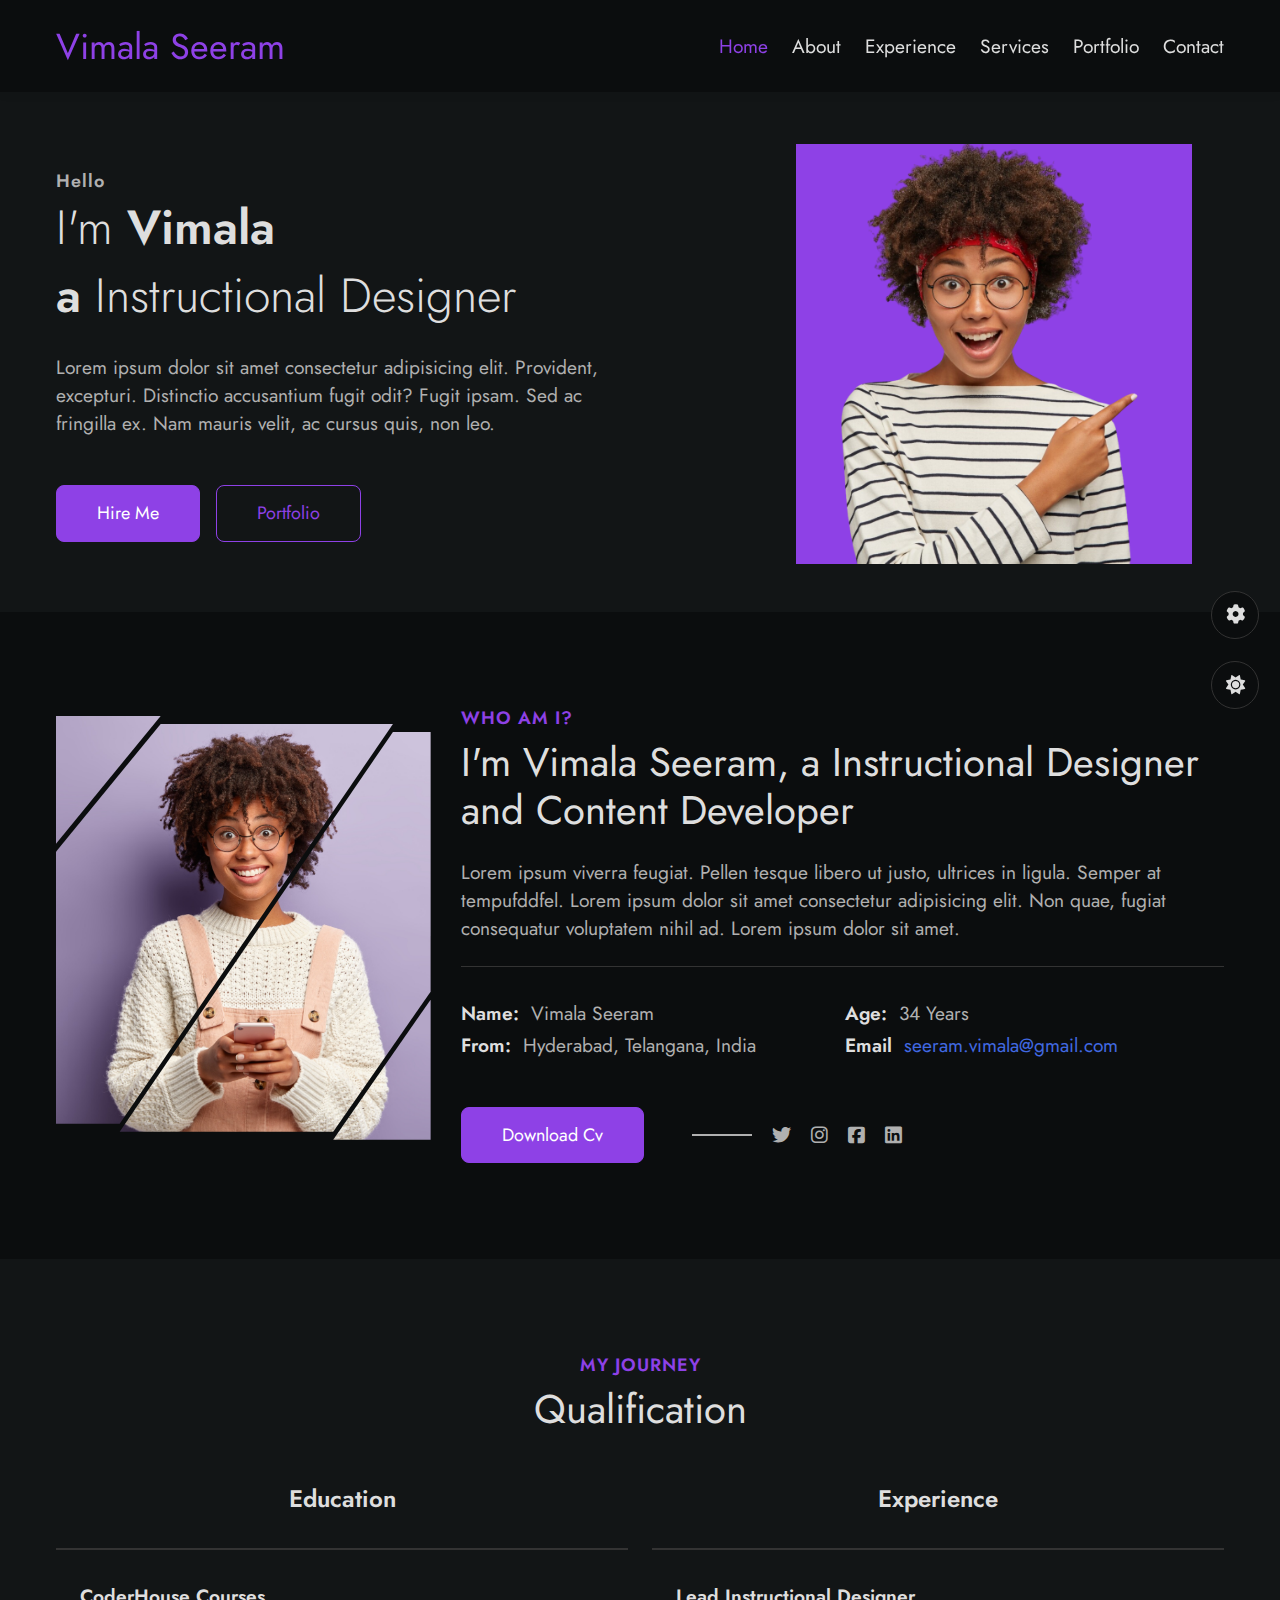
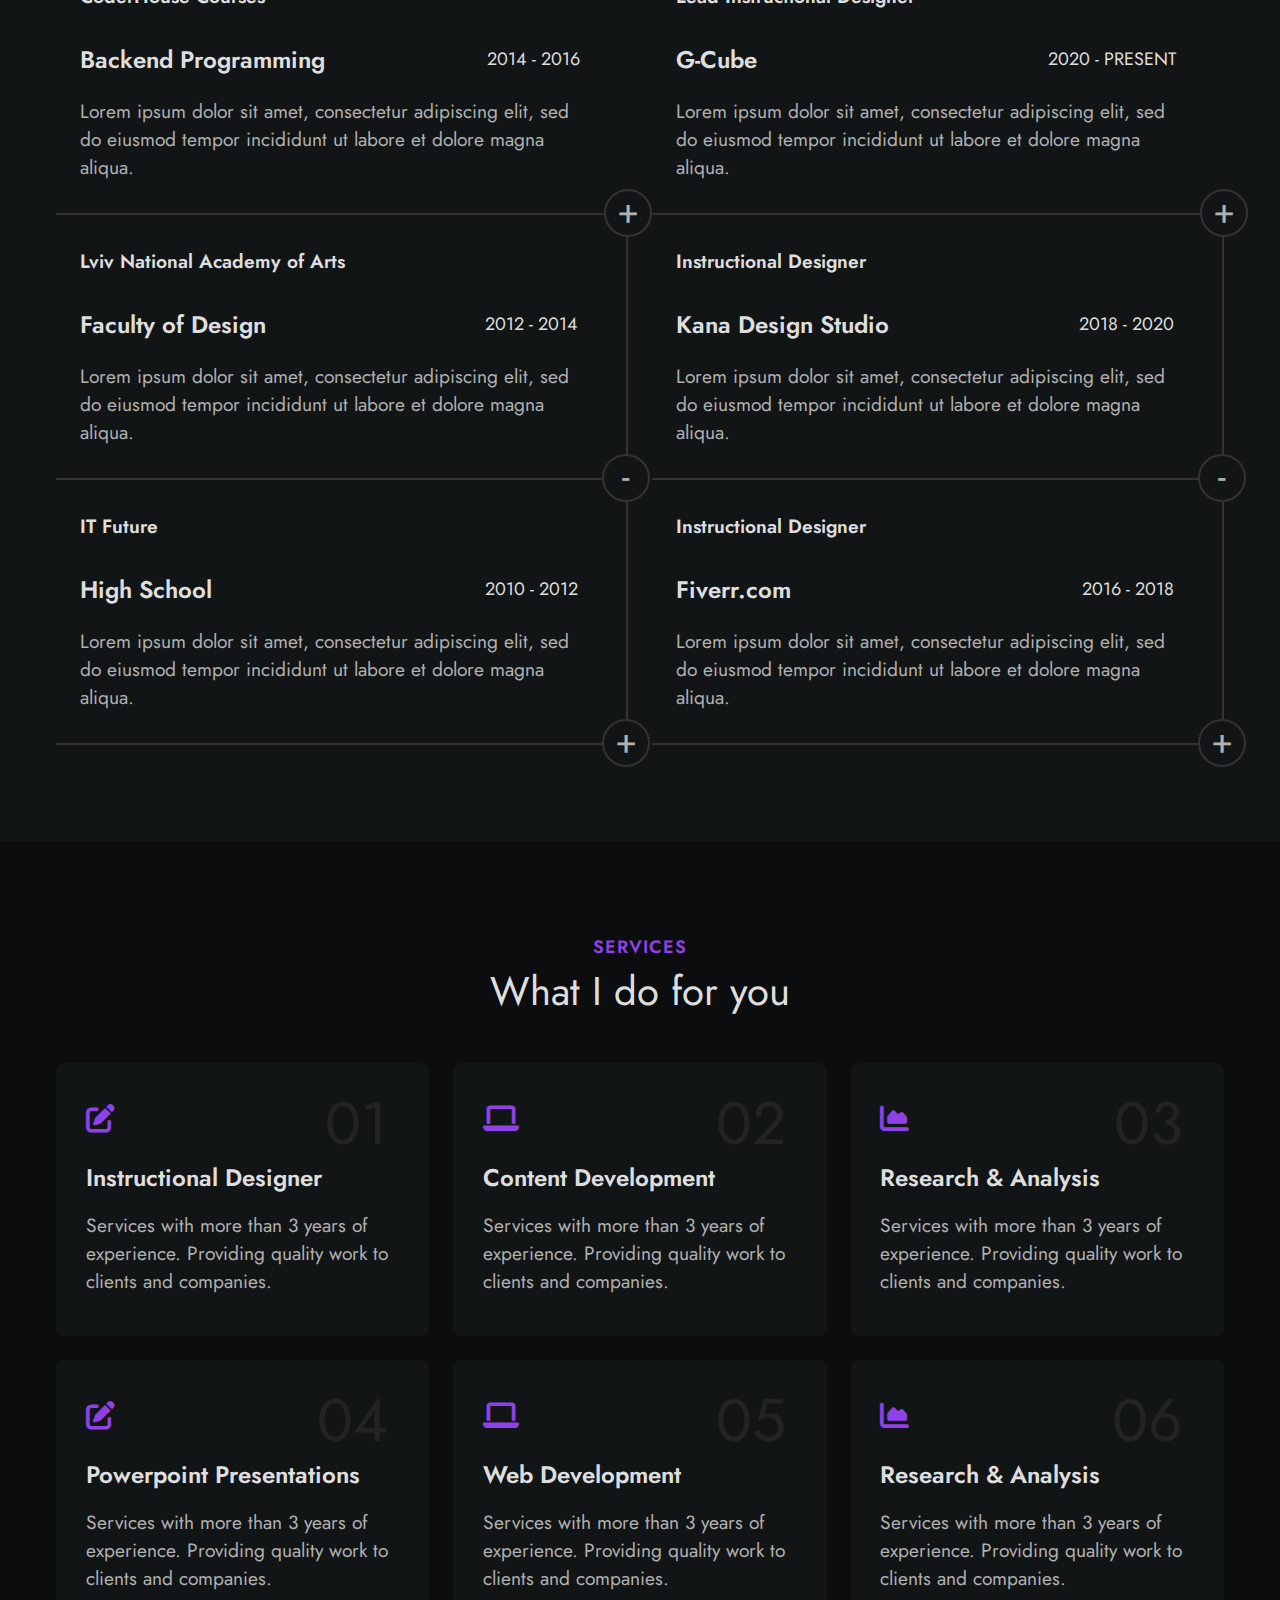
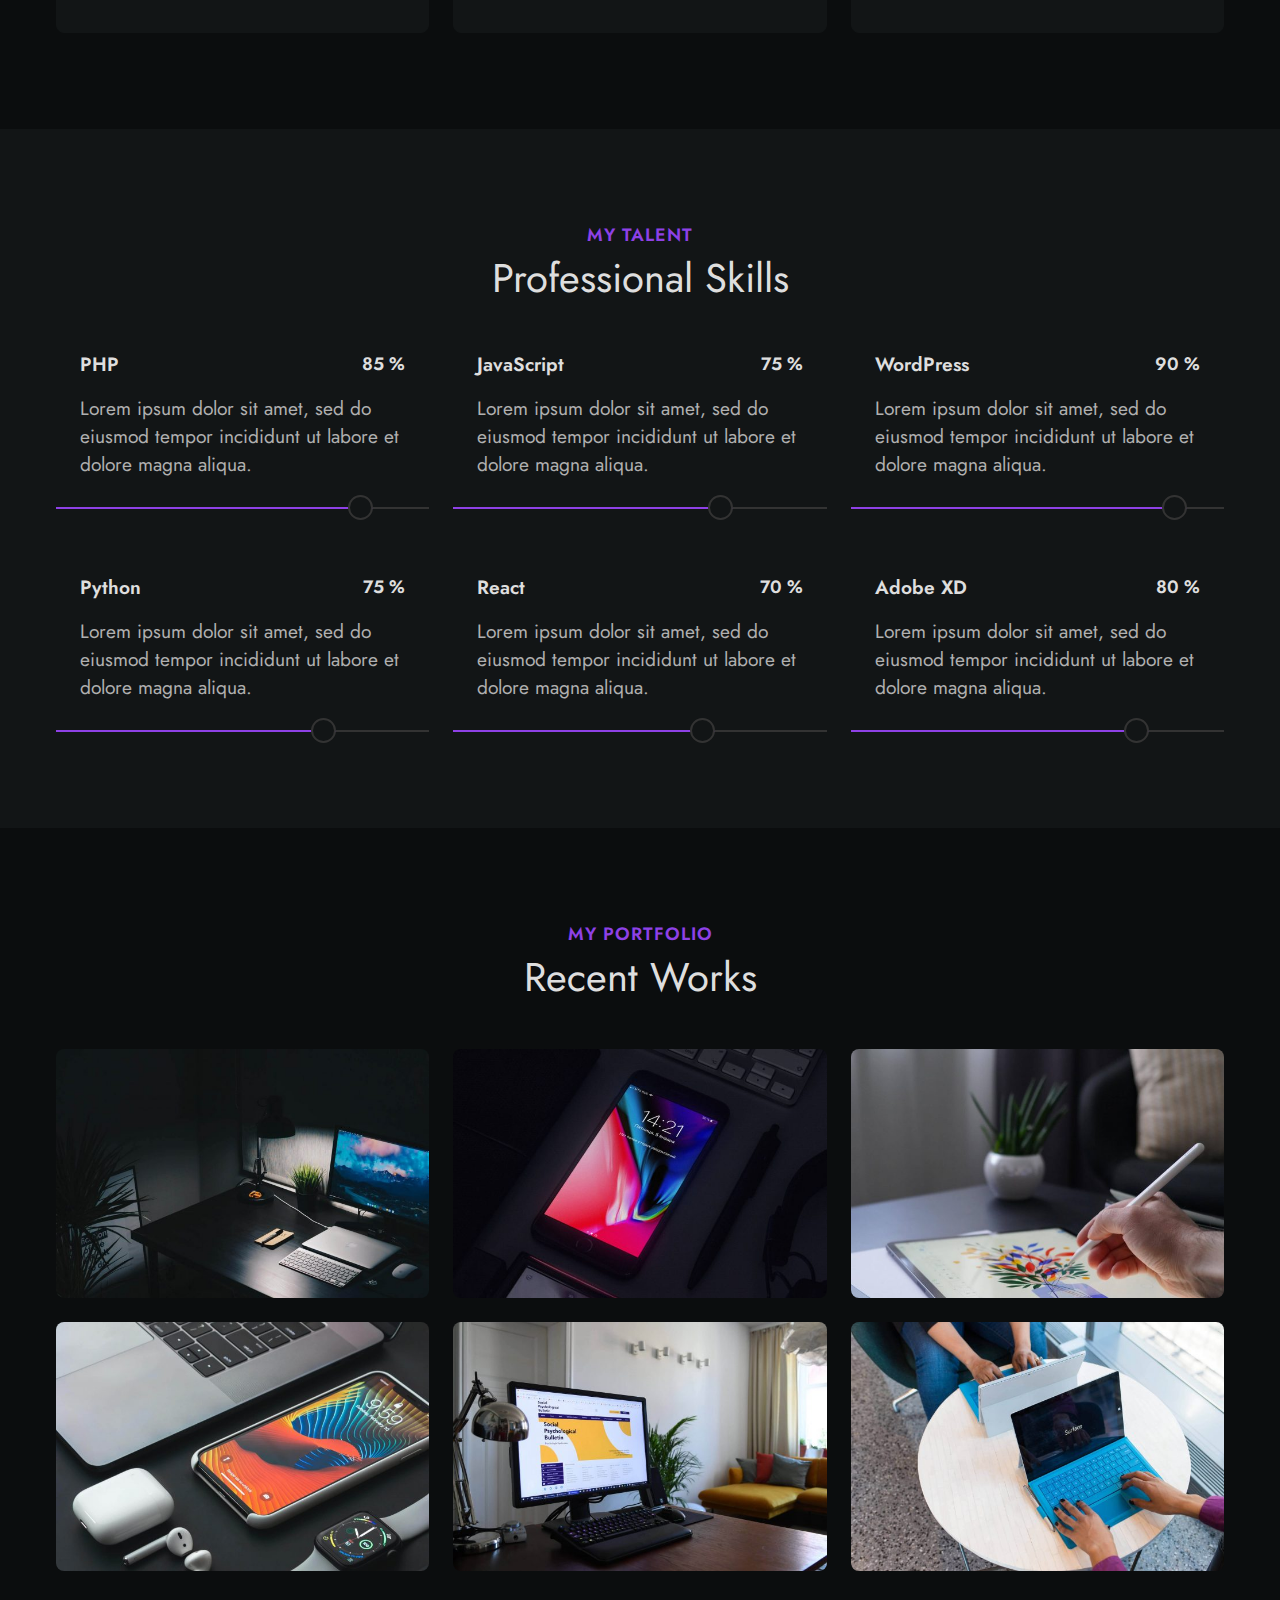
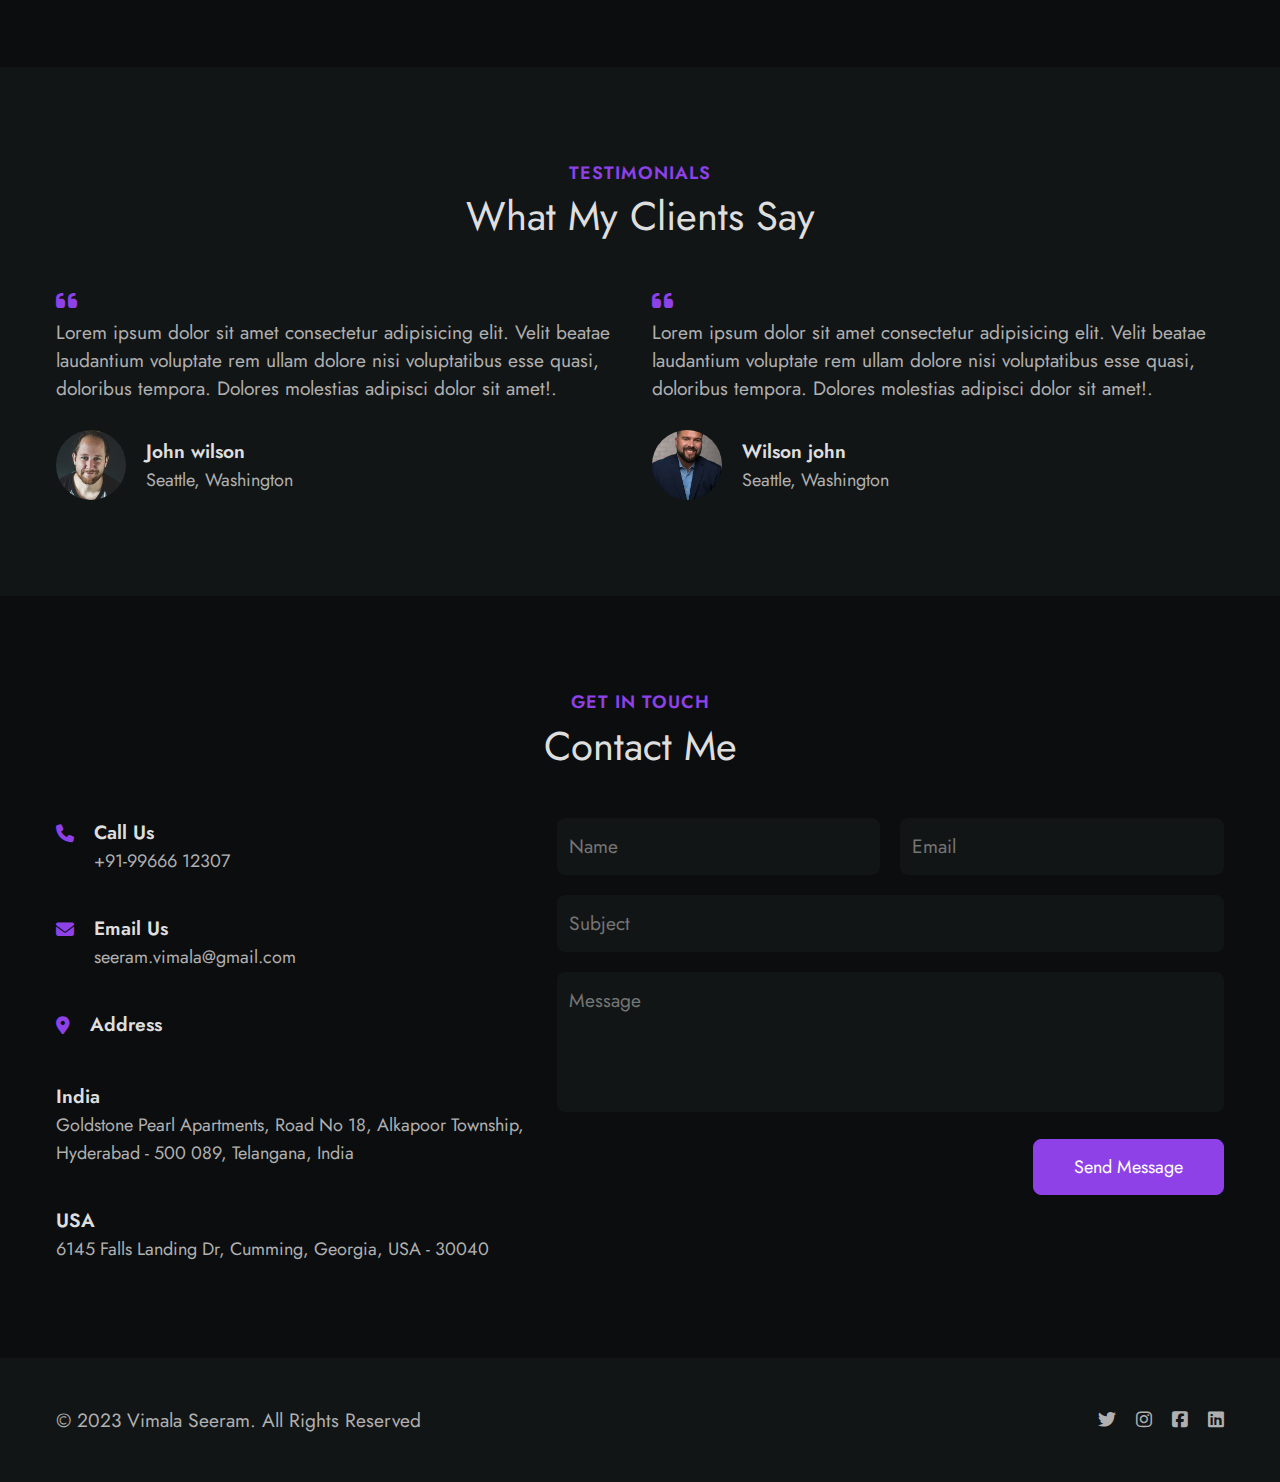
<file: index.html>
<!DOCTYPE html>
<html lang="en">
  <head>
    <meta charset="UTF-8" />
    <meta name="viewport" content="width=device-width, initial-scale=1.0" />

    <!--=============== FONT AWESOME ===============-->
    <link
      rel="stylesheet"
      href="https://cdnjs.cloudflare.com/ajax/libs/font-awesome/6.4.0/css/all.min.css"
    />

    <!--=============== CSS ===============-->
    <link rel="stylesheet" href="assets/css/styles.css" />

    <title>Vimala Seeram</title>
  </head>
  <body>
    <!--==================== STYLE SWITCHER ====================-->
    <input type="radio" name="color" id="color-1" />
    <input type="radio" name="color" id="color-2" />
    <input type="radio" name="color" id="color-3" />
    <input type="radio" name="color" id="color-4" />
    <input type="radio" name="color" id="color-5" />
    <input type="radio" name="color" id="color-6" />
    <input type="radio" name="color" id="color-7" />
    <input type="radio" name="color" id="color-8" />
    <input type="radio" name="color" id="color-9" />
    <input type="radio" name="color" id="color-10" />
    <input type="checkbox" id="toggler" />
    <input type="checkbox" id="day-night" />

    <div class="style__switcher">
      <label for="toggler" class="style__switcher-toggler">
        <i class="fa-solid fa-gear fa-spin"></i>
      </label>

      <label for="day-night" class="style__switcher-theme">
       <i class="fa-solid fa-moon"></i>
        <i class="fa-solid fa-sun"></i>
      </label>

      <h3 class="style__switcher-title">Theme Colors</h3>

      <div class="style__switcher-colors">
        <label for="color-1" class="color-1 color"></label>
        <label for="color-2" class="color-2 color"></label>
        <label for="color-3" class="color-3 color"></label>
        <label for="color-4" class="color-4 color"></label>
        <label for="color-5" class="color-5 color"></label>
        <label for="color-6" class="color-6 color"></label>
        <label for="color-7" class="color-7 color"></label>
        <label for="color-8" class="color-8 color"></label>
        <label for="color-9" class="color-9 color"></label>
        <label for="color-10" class="color-10 color"></label>
      </div>
    </div>

    <!--==================== HEADER ====================-->
    <header class="header">
      <nav class="nav container">
        <a href="index.html" class="nav__logo">Vimala Seeram</a>

        <input type="checkbox" id="nav-toggler" />

        <label for="nav-toggler" class="nav__toggle">
          <i class="fa-solid fa-bars"></i>
        </label>

        <ul class="nav__list">
          <li class="nav__item">
            <a href="#home" class="nav__link active-link">Home</a>
          </li>

          <li class="nav__item">
            <a href="#about" class="nav__link">About</a>
          </li>

          <li class="nav__item">
            <a href="#qualification" class="nav__link">Experience</a>
          </li>

          <li class="nav__item">
            <a href="#services" class="nav__link">Services</a>
          </li>

          <li class="nav__item">
            <a href="#works" class="nav__link">Portfolio</a>
          </li>

          <li class="nav__item">
            <a href="#contact" class="nav__link">Contact</a>
          </li>
        </ul>
      </nav>
    </header>

    <!--==================== MAIN ====================-->
    <main class="main">
      <!--==================== HOME ====================-->
      <section class="home" id="home">
        <div class="home__container container grid">
          <div class="home__content">
            <span class="home__small">Hello</span>
            <h1 class="home__title">
              <span>I'm</span> Vimala <br />
              a <span>Instructional Designer</span>
            </h1>

            <p class="home__description">
              Lorem ipsum dolor sit amet consectetur adipisicing elit.
              Provident, excepturi. Distinctio accusantium fugit odit? Fugit
              ipsam. Sed ac fringilla ex. Nam mauris velit, ac cursus quis, non
              leo.
            </p>

            <div class="home__btns">
              <a href="#contact" class="btn">Hire Me</a>
              <a href="#portfolio" class="btn btn--transparent">Portfolio</a>
            </div>
          </div>

          <div class="home__img-wrapper">
            <img src="assets/img/profile.png" alt="" class="home__img" />
          </div>
        </div>
      </section>

      <!--==================== ABOUT ====================-->
      <section class="about section" id="about">
        <div class="about__container container grid">
          <div class="about__img-wrapper">
            <img src="assets/img/about.png" alt="" class="about__img" />
            <img src="assets/img/about.png" alt="" class="about__img" />
            <img src="assets/img/about.png" alt="" class="about__img" />
            <img src="assets/img/about.png" alt="" class="about__img" />
          </div>

          <div class="about__content">
            <h2 class="section__title" data-title="Who am i?">
              I'm Vimala Seeram, a Instructional Designer and Content Developer
            </h2>

            <p class="about__description">
              Lorem ipsum viverra feugiat. Pellen tesque libero ut justo,
              ultrices in ligula. Semper at tempufddfel. Lorem ipsum dolor sit
              amet consectetur adipisicing elit. Non quae, fugiat consequatur
              voluptatem nihil ad. Lorem ipsum dolor sit amet.
            </p>

            <ul class="about__data grid">
              <li class="data__item">
                <h3 class="data__title">Name:</h3>
                <span class="data__description">Vimala Seeram</span>
              </li>

              <li class="data__item">
                <h3 class="data__title">Age:</h3>
                <span class="data__description">34 Years</span>
              </li>

              <li class="data__item">
                <h3 class="data__title">From:</h3>
                <span class="data__description">Hyderabad, Telangana, India</span>
              </li>

              <li class="data__item">
                <h3 class="data__title">Email</h3>
                <span class="data__description about__link"
                  >seeram.vimala@gmail.com</span
                >
              </li>
            </ul>

            <div class="about__bottom">
              <a href="" class="btn">Download Cv</a>

              <div class="about__social-links">
                <a href="" class="about__social-link">
                  <i class="fa-brands fa-twitter"></i>
                </a>

                <a href="" class="about__social-link">
                  <i class="fa-brands fa-instagram"></i>
                </a>

                <a href="" class="about__social-link">
                  <i class="fa-brands fa-square-facebook"></i>
                </a>

                <a href="https://www.linkedin.com/in/vimala-seeram/" class="about__social-link">
                  <i class="fa-brands fa-linkedin"></i>
                </a>
              </div>
            </div>
          </div>
        </div>
      </section>

      <!--==================== QUALIFICATION ====================-->
      <section class="qualification section" id="qualification">
        <h2 class="section__title title-center" data-title="My Journey">
          Qualification
        </h2>

        <div class="resume__container container grid">
          <div class="resume__group">
            <h3 class="resume__heading">Education</h3>

            <div class="resume__items">
              <div class="resume__item">
                <div class="resume__header">
                  <h3 class="resume__subtitle">CoderHouse Courses</h3>
                  <span class="resume__icon">+</span>
                </div>

                <div class="resume__content">
                  <div class="resume__date-title">
                    <h3 class="resume__title">Backend Programming</h3>
                    <span class="resume__date">2014 - 2016</span>
                  </div>

                  <p class="resume__description">
                    Lorem ipsum dolor sit amet, consectetur adipiscing elit, sed
                    do eiusmod tempor incididunt ut labore et dolore magna
                    aliqua.
                  </p>
                </div>
              </div>

              <div class="resume__item">
                <div class="resume__header">
                  <h3 class="resume__subtitle">
                    Lviv National Academy of Arts
                  </h3>
                  <span class="resume__icon">-</span>
                </div>

                <div class="resume__content">
                  <div class="resume__date-title">
                    <h3 class="resume__title">Faculty of Design</h3>
                    <span class="resume__date">2012 - 2014</span>
                  </div>

                  <p class="resume__description">
                    Lorem ipsum dolor sit amet, consectetur adipiscing elit, sed
                    do eiusmod tempor incididunt ut labore et dolore magna
                    aliqua.
                  </p>
                </div>
              </div>

              <div class="resume__item">
                <div class="resume__header">
                  <h3 class="resume__subtitle">IT Future</h3>
                  <span class="resume__icon">+</span>
                </div>

                <div class="resume__content">
                  <div class="resume__date-title">
                    <h3 class="resume__title">High School</h3>
                    <span class="resume__date">2010 - 2012</span>
                  </div>

                  <p class="resume__description">
                    Lorem ipsum dolor sit amet, consectetur adipiscing elit, sed
                    do eiusmod tempor incididunt ut labore et dolore magna
                    aliqua.
                  </p>
                </div>
              </div>
            </div>
          </div>

          <div class="resume__group">
            <h3 class="resume__heading">Experience</h3>

            <div class="resume__items">
              <div class="resume__item">
                <div class="resume__header">
                  <h3 class="resume__subtitle">Lead Instructional Designer</h3>
                  <span class="resume__icon">+</span>
                </div>

                <div class="resume__content">
                  <div class="resume__date-title">
                    <h3 class="resume__title">G-Cube</h3>
                    <span class="resume__date">2020 - PRESENT</span>
                  </div>

                  <p class="resume__description">
                    Lorem ipsum dolor sit amet, consectetur adipiscing elit, sed
                    do eiusmod tempor incididunt ut labore et dolore magna
                    aliqua.
                  </p>
                </div>
              </div>

              <div class="resume__item">
                <div class="resume__header">
                  <h3 class="resume__subtitle">Instructional Designer</h3>
                  <span class="resume__icon">-</span>
                </div>

                <div class="resume__content">
                  <div class="resume__date-title">
                    <h3 class="resume__title">Kana Design Studio</h3>
                    <span class="resume__date">2018 - 2020</span>
                  </div>

                  <p class="resume__description">
                    Lorem ipsum dolor sit amet, consectetur adipiscing elit, sed
                    do eiusmod tempor incididunt ut labore et dolore magna
                    aliqua.
                  </p>
                </div>
              </div>

              <div class="resume__item">
                <div class="resume__header">
                  <h3 class="resume__subtitle">Instructional Designer</h3>
                  <span class="resume__icon">+</span>
                </div>

                <div class="resume__content">
                  <div class="resume__date-title">
                    <h3 class="resume__title">Fiverr.com</h3>
                    <span class="resume__date">2016 - 2018</span>
                  </div>

                  <p class="resume__description">
                    Lorem ipsum dolor sit amet, consectetur adipiscing elit, sed
                    do eiusmod tempor incididunt ut labore et dolore magna
                    aliqua.
                  </p>
                </div>
              </div>
            </div>
          </div>
        </div>
      </section>

      <!--==================== SERVICES ====================-->
      <section class="services section" id="services">
        <h2 class="section__title title-center" data-title="Services">
          What I do for you
        </h2>

        <div class="services__container container grid">
          <div class="services__item">
            <i class="fa-solid fa-pen-to-square services__icon"></i>

            <h3 class="services__title">Instructional Designer</h3>
            <p class="services__description">
              Services with more than 3 years of experience. Providing quality
              work to clients and companies.
            </p>

            <span class="services__no">01</span>
          </div>

          <div class="services__item">
            <i class="fa-solid fa-laptop services__icon"></i>

            <h3 class="services__title">Content Development</h3>
            <p class="services__description">
              Services with more than 3 years of experience. Providing quality
              work to clients and companies.
            </p>

            <span class="services__no">02</span>
          </div>

          <div class="services__item">
            <i class="fa-solid fa-chart-area services__icon"></i>

            <h3 class="services__title">Research & Analysis</h3>
            <p class="services__description">
              Services with more than 3 years of experience. Providing quality
              work to clients and companies.
            </p>

            <span class="services__no">03</span>
          </div>

          <div class="services__item">
            <i class="fa-solid fa-pen-to-square services__icon"></i>

            <h3 class="services__title">Powerpoint Presentations</h3>
            <p class="services__description">
              Services with more than 3 years of experience. Providing quality
              work to clients and companies.
            </p>

            <span class="services__no">04</span>
          </div>

          <div class="services__item">
            <i class="fa-solid fa-laptop services__icon"></i>

            <h3 class="services__title">Web Development</h3>
            <p class="services__description">
              Services with more than 3 years of experience. Providing quality
              work to clients and companies.
            </p>

            <span class="services__no">05</span>
          </div>

          <div class="services__item">
            <i class="fa-solid fa-chart-area services__icon"></i>

            <h3 class="services__title">Research & Analysis</h3>
            <p class="services__description">
              Services with more than 3 years of experience. Providing quality
              work to clients and companies.
            </p>

            <span class="services__no">06</span>
          </div>
        </div>
      </section>

      <!--==================== SKILLS ====================-->
      <section class="skills section">
        <h2 class="section__title title-center" data-title="My Talent">
          Professional Skills
        </h2>

        <div class="skills__container container grid">
          <div class="skills__item">
            <div class="skills__titles">
              <h3 class="skills__name">PHP</h3>
              <span class="skills__no">85 %</span>
            </div>

            <p class="skills__description">
              Lorem ipsum dolor sit amet, sed do eiusmod tempor incididunt ut
              labore et dolore magna aliqua.
            </p>

            <div class="skills__bar">
              <div class="skills__percentage" style="width: 85%">
                <span></span>
              </div>
            </div>
          </div>

          <div class="skills__item">
            <div class="skills__titles">
              <h3 class="skills__name">JavaScript</h3>
              <span class="skills__no">75 %</span>
            </div>

            <p class="skills__description">
              Lorem ipsum dolor sit amet, sed do eiusmod tempor incididunt ut
              labore et dolore magna aliqua.
            </p>

            <div class="skills__bar">
              <div class="skills__percentage" style="width: 75%">
                <span></span>
              </div>
            </div>
          </div>

          <div class="skills__item">
            <div class="skills__titles">
              <h3 class="skills__name">WordPress</h3>
              <span class="skills__no">90 %</span>
            </div>

            <p class="skills__description">
              Lorem ipsum dolor sit amet, sed do eiusmod tempor incididunt ut
              labore et dolore magna aliqua.
            </p>

            <div class="skills__bar">
              <div class="skills__percentage" style="width: 90%">
                <span></span>
              </div>
            </div>
          </div>

          <div class="skills__item">
            <div class="skills__titles">
              <h3 class="skills__name">Python</h3>
              <span class="skills__no">75 %</span>
            </div>

            <p class="skills__description">
              Lorem ipsum dolor sit amet, sed do eiusmod tempor incididunt ut
              labore et dolore magna aliqua.
            </p>

            <div class="skills__bar">
              <div class="skills__percentage" style="width: 75%">
                <span></span>
              </div>
            </div>
          </div>

          <div class="skills__item">
            <div class="skills__titles">
              <h3 class="skills__name">React</h3>
              <span class="skills__no">70 %</span>
            </div>

            <p class="skills__description">
              Lorem ipsum dolor sit amet, sed do eiusmod tempor incididunt ut
              labore et dolore magna aliqua.
            </p>

            <div class="skills__bar">
              <div class="skills__percentage" style="width: 70%">
                <span></span>
              </div>
            </div>
          </div>

          <div class="skills__item">
            <div class="skills__titles">
              <h3 class="skills__name">Adobe XD</h3>
              <span class="skills__no">80 %</span>
            </div>

            <p class="skills__description">
              Lorem ipsum dolor sit amet, sed do eiusmod tempor incididunt ut
              labore et dolore magna aliqua.
            </p>

            <div class="skills__bar">
              <div class="skills__percentage" style="width: 80%">
                <span></span>
              </div>
            </div>
          </div>
        </div>
      </section>

      <!--==================== PORTFOLIO ====================-->
      <section class="works section" id="works">
        <h2 class="section__title title-center" data-title="My Portfolio">
          Recent Works
        </h2>

        <div class="work__container container grid">
          <div class="work__card">
            <img src="assets/img/project-img-1.jpg" alt="" class="work__img" />

            <div class="work__details">
              <h3 class="work__title">Web design</h3>
              <span class="work__description">This is a short description</span>
            </div>
          </div>

          <div class="work__card">
            <img src="assets/img/project-img-2.jpg" alt="" class="work__img" />

            <div class="work__details">
              <h3 class="work__title">Android App</h3>
              <span class="work__description">This is a short description</span>
            </div>
          </div>

          <div class="work__card">
            <img src="assets/img/project-img-3.jpg" alt="" class="work__img" />

            <div class="work__details">
              <h3 class="work__title">PhotoShop</h3>
              <span class="work__description">This is a short description</span>
            </div>
          </div>

          <div class="work__card">
            <img src="assets/img/project-img-4.jpg" alt="" class="work__img" />

            <div class="work__details">
              <h3 class="work__title">UI/UX design</h3>
              <span class="work__description">This is a short description</span>
            </div>
          </div>

          <div class="work__card">
            <img src="assets/img/project-img-5.jpg" alt="" class="work__img" />

            <div class="work__details">
              <h3 class="work__title">Web design</h3>
              <span class="work__description">This is a short description</span>
            </div>
          </div>

          <div class="work__card">
            <img src="assets/img/project-img-6.jpg" alt="" class="work__img" />

            <div class="work__details">
              <h3 class="work__title">Web design</h3>
              <span class="work__description">This is a short description</span>
            </div>
          </div>
        </div>
      </section>

      <!--==================== TESTIMONIALS ====================-->
      <section class="testimonials section">
        <h2 class="section__title title-center" data-title="Testimonials">
          What My Clients Say
        </h2>

        <div class="testimonials__container container grid">
          <div class="testimonials__item">
            <p class="testimonials__description">
              Lorem ipsum dolor sit amet consectetur adipisicing elit. Velit
              beatae laudantium voluptate rem ullam dolore nisi voluptatibus
              esse quasi, doloribus tempora. Dolores molestias adipisci dolor
              sit amet!.
            </p>

            <div class="testimonials__data">
              <img
                src="assets/img/testimonial-1.jpg"
                alt=""
                class="testimonials__img"
              />

              <div>
                <h3 class="testimonials__name">John wilson</h3>
                <span class="testimonials__identity">Seattle, Washington</span>
              </div>
            </div>
          </div>

          <div class="testimonials__item">
            <p class="testimonials__description">
              Lorem ipsum dolor sit amet consectetur adipisicing elit. Velit
              beatae laudantium voluptate rem ullam dolore nisi voluptatibus
              esse quasi, doloribus tempora. Dolores molestias adipisci dolor
              sit amet!.
            </p>

            <div class="testimonials__data">
              <img
                src="assets/img/testimonial-2.jpg"
                alt=""
                class="testimonials__img"
              />

              <div>
                <h3 class="testimonials__name">Wilson john</h3>
                <span class="testimonials__identity">Seattle, Washington</span>
              </div>
            </div>
          </div>
        </div>
      </section>

      <!--==================== CONTACT ====================-->
      <section class="contact section" id="contact">
        <h2 class="section__title title-center" data-title="Get in touch">
          Contact Me
        </h2>

        <div class="contact__container container grid">
          <div class="contact__details">
            <div class="contact__item">
              <i class="fa-solid fa-phone contact__icon"></i>

              <div>
                <h3 class="contact__title">Call Us</h3>
                <span class="contact__data">+91-99666 12307</span>
              </div>
            </div>

            <div class="contact__item">
              <i class="fa-solid fa-envelope contact__icon"></i>

              <div>
                <h3 class="contact__title">Email Us</h3>
                <span class="contact__data">seeram.vimala@gmail.com</span>
              </div>
            </div>

            <div class="contact__item">
              <i class="fa-solid fa-location-dot contact__icon"></i>
              <div>
                <h3 class="contact__title">Address</h3>
              </div>
            </div>

            <div class="contact__item">
               <div>
                <h3 class="contact__title">India</h3>
                <span class="contact__data"
                  >Goldstone Pearl Apartments, Road No 18, Alkapoor Township, Hyderabad - 500 089, Telangana, India</span
                >
              </div>
            </div>

            <div class="contact__item">
               <div>
                <h3 class="contact__title">USA</h3>
                <span class="contact__data"
                  >6145 Falls Landing Dr, Cumming, Georgia, USA - 30040</span
                >
              </div>
            </div>
          </div>

          <form action="" class="contact__form">
            <div class="form__group">
              <div class="form__input">
                <input type="text" placeholder="Name" class="input__control" />
              </div>

              <div class="form__input">
                <input
                  type="email"
                  placeholder="Email"
                  class="input__control"
                />
              </div>
            </div>

            <div class="form__input">
              <input type="text" placeholder="Subject" class="input__control" />
            </div>

            <div class="form__input">
              <textarea
                name=""
                id=""
                placeholder="Message"
                cols="30"
                rows="10"
                class="input__control textarea"
              ></textarea>
            </div>

            <button class="btn contact__btn">Send Message</button>
          </form>
        </div>
      </section>
    </main>

    <!--==================== FOOTER ====================-->
    <footer class="footer">
      <div class="footer__container container">
        <p class="footer__copyright">
          &copy; 2023 Vimala Seeram. All Rights Reserved
        </p>

        <div class="footer__social-links">
          <a href="" class="footer__social-link">
            <i class="fa-brands fa-twitter"></i>
          </a>

          <a href="" class="footer__social-link">
            <i class="fa-brands fa-instagram"></i>
          </a>

          <a href="" class="footer__social-link">
            <i class="fa-brands fa-square-facebook"></i>
          </a>

          <a href="" class="footer__social-link">
            <i class="fa-brands fa-linkedin"></i>
          </a>
        </div>
      </div>
    </footer>
  </body>
</html>
</file>
<file: assets/css/styles.css>
/*=============== GOOGLE FONTS ===============*/
@import url('https://fonts.googleapis.com/css2?family=Jost:wght@300;400;600&display=swap');

/*=============== VARIABLES CSS ===============*/
:root {
  --header-height: 3.5rem;

  /*========== Colors ==========*/
  /* Color mode HSL(hue, saturation, lightness) */
  --first-color: hsl(268, 77%, 58%);
  --first-color-dark: hsl(268, 78%, 51%);
  --first-color-light: hsl(268, 100%, 83%);
  --title-color: hsl(0, 0%, 87%);
  --text-color: hsl(0, 0%, 69%);
  --body-color: hsl(200, 12%, 5%);
  --container-color: hsl(200, 10%, 8%);
  --border-color: hsl(0, 0%, 20%);
  --white: #fff;

  /*========== Font and typography ==========*/
  /* .5rem = 8px | 1rem = 16px ... */
  --body-font: 'Jost', sans-serif;
  --big-font-size: 3rem;
  --h1-font-size: 2.5rem;
  --h2-font-size: 2.25rem;
  --h3-font-size: 1.5rem;
  --larger-font-size: 1.2rem;
  --large-font-size: 1.125rem;

  /*========== Font weight ==========*/
  --weight-300: 300;
  --weight-400: 400;
  --weight-600: 600;
}

/*=============== DARK THEME ===============*/
#day-night:checked ~ * {
  --title-color: hsl(247, 27%, 31%);
  --text-color: hsl(0, 0%, 41%);
  --body-color: hsl(0, 0%, 100%);
  --container-color: hsl(266, 78%, 98%);
  --border-color: hsl(0, 0%, 87%);
}

/*=============== BASE ===============*/
* {
  margin: 0;
  padding: 0;
  box-sizing: border-box;
}

html {
  scroll-behavior: smooth;
}

input,
textarea,
button,
body {
  font-family: var(--body-font);
  font-size: var(--larger-font-size);
}

main {
  background-color: var(--body-color);
  color: var(--text-color);
}

input,
textarea,
button {
  outline: none;
  border: none;
  background-color: transparent;
}

h1,
h2,
h3 {
  color: var(--title-color);
  font-weight: var(--weight-600);
}

ul {
  list-style: none;
}

a {
  text-decoration: none;
}

img {
  max-width: 100%;
}

/*=============== REUSABLE CSS CLASSES ===============*/
.container {
  max-width: 1200px;
  margin-inline: auto;
  padding-inline: 1rem;
}

.grid {
  display: grid;
  gap: 1.5rem;
}

.section {
  padding-block: 6rem;
}

.section__title {
  font-size: var(--h1-font-size);
  font-weight: var(--weight-400);
  line-height: 1.2;
  margin-bottom: 1.5rem;
}

.section__title::before {
  content: attr(data-title);
  display: block;
  color: var(--first-color);
  font-size: var(--large-font-size);
  font-weight: var(--weight-600);
  text-transform: uppercase;
  letter-spacing: 1px;
  margin-bottom: 0.5rem;
}

.title-center {
  text-align: center;
  margin-bottom: 3rem;
}

/*=============== STYLE SWITCHER ===============*/
input[type='radio'],
input[type='checkbox'] {
  display: none;
}

.style__switcher {
  position: fixed;
  right: 0;
  bottom: 20%;
  padding: 1rem;
  width: 220px;
  border: 1px solid var(--border-color);
  background-color: var(--container-color);
  border-radius: 0.5rem;
  z-index: 1000;
  transform: translateX(100%);
  transition: all 0.3s ease;
}

#toggler:checked ~ .style__switcher {
  transform: translateX(0);
}

.style__switcher-toggler,
.style__switcher-theme {
  position: absolute;
  right: 110%;
  color: var(--title-color);
  background-color: var(--body-color);
  border: 1px solid var(--border-color);
  height: 48px;
  width: 48px;
  border-radius: 50%;
  cursor: pointer;
  display: grid;
  place-items: center;
  transition: all 0.3s ease;
}

.style__switcher-toggler {
  top: 7%;
}

.style__switcher-theme {
  bottom: 7%;
}

.style__switcher-theme .fa-moon {
  display: none;
}

#day-night:checked ~ * .fa-sun {
  display: none;
}

#day-night:checked ~ * .fa-moon {
  display: block;
}

.style__switcher-title {
  font-size: var(--large-font-size);
  margin-bottom: 0.75rem;
}

.style__switcher-colors {
  display: grid;
  grid-template-columns: repeat(5, 1fr);
  gap: 0.5rem;
}

.style__switcher-colors .color {
  height: 30px;
  width: 30px;
  border-radius: 50%;
}

.color-1 {
  background-color: hsl(252, 35%, 51%);
}

.color-2 {
  background-color: hsl(351, 85%, 51%);
}

.color-3 {
  background-color: hsl(271, 76%, 53%);
}

.color-4 {
  background-color: hsl(225, 73%, 57%);
}

.color-5 {
  background-color: hsl(43, 74%, 49%);
}

.color-6 {
  background-color: hsl(339, 81%, 66%);
}

.color-7 {
  background-color: hsl(80, 61%, 50%);
}

.color-8 {
  background-color: hsl(19, 96%, 52%);
}

.color-9 {
  background-color: hsl(88, 65%, 43%);
}

.color-10 {
  background-color: hsl(42, 100%, 50%);
}

#color-1:checked ~ * {
  --first-color: hsl(252, 35%, 51%);
  --first-color-dark: hsl(252, 25%, 51%);
  --first-color-light: hsl(252, 100%, 83%);
}

#color-2:checked ~ * {
  --first-color: hsl(351, 85%, 51%);
  --first-color-dark: hsl(351, 75%, 51%);
  --first-color-light: hsl(351, 100%, 83%);
}

#color-3:checked ~ * {
  --first-color: hsl(271, 76%, 53%);
  --first-color-dark: hsl(271, 60%, 53%);
  --first-color-light: hsl(271, 100%, 83%);
}

#color-4:checked ~ * {
  --first-color: hsl(225, 73%, 57%);
  --first-color-dark: hsl(225, 63%, 57%);
  --first-color-light: hsl(225, 100%, 83%);
}

#color-5:checked ~ * {
  --first-color: hsl(43, 74%, 49%);
  --first-color-dark: hsl(43, 64%, 49%);
  --first-color-light: hsl(43, 100%, 83%);
}

#color-6:checked ~ * {
  --first-color: hsl(339, 81%, 66%);
  --first-color-dark: hsl(339, 71%, 66%);
  --first-color-light: hsl(339, 100%, 83%);
}

#color-7:checked ~ * {
  --first-color: hsl(80, 61%, 50%);
  --first-color-dark: hsl(80, 51%, 50%);
  --first-color-light: hsl(80, 100%, 83%);
}

#color-8:checked ~ * {
  --first-color: hsl(19, 96%, 52%);
  --first-color-dark: hsl(19, 86%, 52%);
  --first-color-light: hsl(19, 100%, 83%);
}

#color-9:checked ~ * {
  --first-color: hsl(88, 65%, 43%);
  --first-color-dark: hsl(88, 55%, 43%);
  --first-color-light: hsl(88, 100%, 83%);
}

#color-10:checked ~ * {
  --first-color: hsl(42, 100%, 50%);
  --first-color-dark: hsl(42, 85%, 50%);
  --first-color-light: hsl(42, 100%, 83%);
}

/*=============== HEADER & NAV ===============*/
.header {
  position: fixed;
  top: 0;
  left: 0;
  width: 100%;
  background-color: var(--body-color);
  box-shadow: 0 3px 9px hsla(0, 0%, 0%, 0.05);
  z-index: 100;
}

.nav,
.nav__list {
  display: flex;
}

.nav {
  height: calc(var(--header-height) + 2.25rem);
  justify-content: space-between;
  align-items: center;
}

.nav__logo {
  color: var(--first-color);
  font-size: var(--h2-font-size);
}

.nav__list {
  column-gap: 1.5rem;
}

.nav__link {
  color: var(--title-color);
  transition: all 0.3s ease;
}

.nav__toggle {
  display: none;
}

/* Active link */
.active-link,
.nav__link:hover {
  color: var(--first-color);
}

/*=============== HOME ===============*/
.home {
  background-color: var(--container-color);
  padding-block: 9rem 3rem;
}

.home__container {
  grid-template-columns: repeat(2, 1fr);
  align-items: center;
}

.home__small {
  font-size: var(--large-font-size);
  font-weight: var(--weight-600);
  letter-spacing: 1px;
}

.home__title {
  font-size: var(--big-font-size);
  line-height: 1.4;
}

.home__title span {
  font-weight: var(--weight-300);
}

.home__description {
  margin-block: 1.5rem 3rem;
}

.home__btns {
  display: flex;
  column-gap: 1rem;
}

.home__img-wrapper {
  margin-inline: auto 2rem;
  position: relative;
}

.home__img-wrapper::before,
.home__img-wrapper::after {
  content: '';
  position: absolute;
  inset: 0;
}

.home__img-wrapper::before {
  background-color: var(--first-color-light);
  animation: animate__before 8s ease-in-out infinite;
}

.home__img-wrapper::after {
  background-color: var(--first-color);
}

.home__img-wrapper::after,
.home__img {
  animation: animate__after 8s ease-in-out infinite;
}

.home__img {
  z-index: 10;
  position: relative;
  vertical-align: middle;
}

/* Home animation */
@keyframes animate__before {
  0% {
    border-radius: 65% 35% 29% 71% / 55% 30% 70% 45%;
  }

  50% {
    border-radius: 21% 79% 50% 50% / 21% 50% 50% 79%;
  }

  100% {
    border-radius: 65% 35% 29% 71% / 55% 30% 70% 45%;
  }
}

@keyframes animate__after {
  0% {
    border-radius: 21% 79% 50% 50% / 21% 50% 50% 79%;
  }

  50% {
    border-radius: 65% 35% 29% 71% / 55% 30% 70% 45%;
  }

  100% {
    border-radius: 21% 79% 50% 50% / 21% 50% 50% 79%;
  }
}

/*=============== BUTTON ===============*/
.btn {
  display: inline-block;
  background-color: var(--first-color);
  border: 1px solid var(--first-color);
  color: var(--white);
  padding: 0.9rem 2.5rem;
  font-size: var(--large-font-size);
  border-radius: 0.5rem;
  transition: all 0.5s ease;
}

.btn--transparent {
  background-color: transparent;
  color: var(--first-color);
}

/* Button hover */
.btn:hover {
  background-color: var(--first-color-dark);
}

.btn--transparent:hover {
  background-color: var(--first-color);
  color: var(--white);
}

/*=============== ABOUT ===============*/
.about__container {
  grid-template-columns: 4fr 8fr;
  align-items: center;
}

.about__img-wrapper {
  position: relative;
  height: 400px;
}

.about__img {
  position: absolute;
  top: 0;
  left: 0;
  height: 100%;
  object-fit: cover;
  transition: all 0.3s ease;
}

.about__img:nth-child(1) {
  clip-path: polygon(0 0, 0 32%, 28% 0);
  transform: translateY(-1.25rem);
}

.about__img:nth-child(2) {
  clip-path: polygon(28% 0, 0 32%, 0 100%, 17% 100%, 90% 0);
  transform: translateY(-0.75rem);
}

.about__img:nth-child(3) {
  clip-path: polygon(100% 0, 100% 65%, 74% 100%, 17% 100%, 90% 0);
  transform: translateY(-0.25rem);
}

.about__img:nth-child(4) {
  clip-path: polygon(100% 65%, 74% 100%, 100% 100%);
  transform: translateY(0.25rem);
}

/* About img hover */
.about__img-wrapper:hover .about__img {
  transform: translateY(0);
}

.about__description {
  border-bottom: 1px solid var(--border-color);
  padding-bottom: 1.5rem;
  margin-bottom: 2rem;
}

.about__data {
  grid-template-columns: repeat(2, 1fr);
  gap: 0.25rem;
  margin-bottom: 3rem;
}

.data__item {
  display: flex;
  column-gap: 0.75rem;
}

.data__title {
  font-size: var(--larger-font-size);
}

.about__link {
  color: hsl(225, 73%, 57%);
}

.about__bottom,
.about__social-links {
  display: flex;
  align-items: center;
}

.about__bottom {
  column-gap: 3rem;
}

.about__social-links {
  column-gap: 1.25rem;
}

.about__social-links::before {
  content: '';
  background-color: var(--text-color);
  width: 60px;
  height: 2px;
}

.about__social-link {
  color: var(--text-color);
  transition: all 0.3s ease;
}

.about__social-link:hover {
  color: var(--first-color);
}

/*=============== QUALIFICATION ===============*/
.qualification {
  background-color: var(--container-color);
}

.resume__container {
  grid-template-columns: repeat(2, 1fr);
}

.resume__heading {
  text-align: center;
  font-size: var(--h3-font-size);
  padding-bottom: 2rem;
}

.resume__heading,
.resume__item {
  border-bottom: 2px solid var(--border-color);
}

.resume__item:not(:first-child) {
  border-right: 2px solid var(--border-color);
}

.resume__item {
  position: relative;
}

.resume__header {
  padding: 2rem 1.5rem;
}

.resume__subtitle {
  font-size: var(--larger-font-size);
  cursor: pointer;
}

.resume__icon {
  background-color: var(--container-color);
  border: 2px solid var(--border-color);
  font-size: var(--h2-font-size);
  width: 48px;
  height: 48px;
  border-radius: 50%;
  line-height: 1.1em;
  text-align: center;
  cursor: pointer;
  position: absolute;
  right: -1.5rem;
  bottom: -1.5rem;
  z-index: 10;
}

.resume__content {
  padding-inline: 1.5rem 3rem;
}

.resume__date-title {
  display: flex;
  justify-content: space-between;
  align-items: center;
}

.resume__title {
  font-size: var(--h3-font-size);
}

.resume__date {
  color: var(--title-color);
  font-size: var(--large-font-size);
}

.resume__description {
  margin-block: 1.25rem 2rem;
}

/*=============== SERVICES ===============*/
.services__container {
  grid-template-columns: repeat(3, 1fr);
}

.services__item {
  background-color: var(--container-color);
  border: 1px solid var(--container-color);
  padding: 2.5rem 1.8rem;
  border-radius: 0.5rem;
  position: relative;
  transition: all 0.5s ease;
}

/* Services hover */
.services__item:hover {
  background-color: var(--body-color);
  border-color: var(--border-color);
}

.services__icon {
  color: var(--first-color);
  font-size: 1.8rem;
}

.services__title {
  font-size: var(--h3-font-size);
  margin-block: 1.5rem 1rem;
}

.services__no {
  position: absolute;
  right: 2.5rem;
  top: 1rem;
  color: var(--title-color);
  font-size: 3.75rem;
  opacity: 0.07;
}

/*=============== SKILLS ===============*/
.skills {
  background-color: var(--container-color);
}

.skills__container {
  grid-template-columns: repeat(3, 1fr);
  row-gap: 4rem;
}

.skills__titles {
  display: flex;
  justify-content: space-between;
  align-items: center;
}

.skills__titles,
.skills__description {
  padding-inline: 1.5rem;
}

.skills__name {
  font-size: var(--larger-font-size);
}

.skills__no {
  color: var(--title-color);
  font-size: var(--large-font-size);
  font-weight: var(--weight-600);
}

.skills__description {
  margin-block: 1rem 1.8rem;
}

.skills__bar,
.skills__percentage {
  height: 2px;
}

.skills__bar {
  background-color: var(--border-color);
}

.skills__percentage {
  background-color: var(--first-color);
  position: relative;
}

.skills__percentage span {
  background-color: var(--container-color);
  border: 2px solid var(--border-color);
  width: 25px;
  height: 25px;
  border-radius: 50%;
  position: absolute;
  right: 0;
  top: -0.75rem;
}

/*=============== PORTFOLIO ===============*/
.work__container {
  grid-template-columns: repeat(3, 1fr);
}

.work__card {
  position: relative;
  cursor: pointer;
}

.work__img {
  vertical-align: middle;
}

.work__details {
  position: absolute;
  inset: 0;
  background-color: hsla(0, 0%, 0%, 0.5);
  display: flex;
  flex-direction: column;
  justify-content: center;
  align-items: center;
  opacity: 0;
  transition: all 0.4s ease-in-out;
}

.work__img,
.work__details {
  border-radius: 0.5rem;
}

.work__title {
  font-size: var(--h3-font-size);
}

.work__title,
.work__description {
  color: var(--white);
  transform: translateY(1.5rem);
  transition: all 0.3s ease-in-out;
}

.work__description {
  font-size: var(--large-font-size);
}

/* Work hover */
.work__card:hover .work__details {
  opacity: 1;
}

.work__card:hover :is(.work__title, .work__description) {
  transform: translateY(0);
}

/*=============== TESTIMONIALS ===============*/
.testimonials {
  background-color: var(--container-color);
}

.testimonials__container {
  grid-template-columns: repeat(2, 1fr);
}

.testimonials__description {
  margin-bottom: 1.75rem;
}

.testimonials__description::before {
  content: '\f10d';
  font-family: fontawesome;
  display: block;
  color: var(--first-color);
  font-size: var(--h3-font-size);
  margin-bottom: 0.25rem;
}

.testimonials__data {
  display: flex;
  align-items: center;
  column-gap: 1.25rem;
}

.testimonials__img {
  width: 70px;
  height: 70px;
  border-radius: 50%;
  object-fit: cover;
}

.testimonials__name {
  font-size: var(--larger-font-size);
}

.testimonials__identity {
  font-size: var(--large-font-size);
}

/*=============== CONTACT ===============*/
.contact__container {
  grid-template-columns: 5fr 7fr;
  align-items: flex-start;
}

.contact__item {
  display: flex;
  align-items: flex-start;
  column-gap: 1.25rem;
}

.contact__item:not(:last-child) {
  margin-bottom: 2.5rem;
}

.contact__icon {
  color: var(--first-color);
  font-size: var(--large-font-size);
  line-height: 1.8;
}

.contact__title {
  font-size: var(--larger-font-size);
}

.contact__data {
  font-size: var(--large-font-size);
}

.form__group {
  display: grid;
  grid-template-columns: repeat(2, 1fr);
  column-gap: 1.25rem;
}

.input__control {
  color: var(--title-color);
  background-color: var(--container-color);
  padding: 0.9rem 0.75rem;
  width: 100%;
  border-radius: 0.5rem;
  margin-bottom: 1.25rem;
}

.textarea {
  height: 140px;
  resize: none;
}

.contact__btn {
  float: right;
}

/*=============== FOOTER ===============*/
.footer {
  background-color: var(--container-color);
  padding-block: 3rem;
}

.footer__container {
  display: flex;
  justify-content: space-between;
  align-items: center;
}

.footer__copyright {
  color: var(--text-color);
}

.footer__social-links {
  display: flex;
  column-gap: 1.25rem;
}

.footer__social-link {
  color: var(--text-color);
  font-size: var(--large-font-size);
}

/*=============== BREAKPOINTS ===============*/
/* For large devices */
@media screen and (max-width: 1200px) {
  .container {
    max-width: 960px;
  }

  :root {
    --big-font-size: 2.5rem;
    --h1-font-size: 2rem;
    --h2-font-size: 1.75rem;
    --h3-font-size: 1.25rem;
    --larger-font-size: 1rem;
    --large-font-size: 0.938rem;
  }

  .home__img {
    width: 340px;
  }

  .about__img-wrapper {
    height: 320px;
  }

  .resume__icon {
    line-height: 1.4em;
  }

  .services__icon {
    font-size: 1.5rem;
  }

  .services__no {
    font-size: 2.5rem;
  }

  .services__title {
    margin-block: 1.25rem 0.75rem;
  }

  .style__switcher {
    width: 200px;
  }

  .style__switcher-colors .color {
    width: 24px;
    height: 24px;
  }

  .style__switcher-toggler,
  .style__switcher-theme {
    width: 40px;
    height: 40px;
  }

  .style__switcher-toggler {
    top: 10%;
  }

  .style__switcher-theme {
    bottom: 10%;
  }
}

@media screen and (max-width: 992px) {
  .container {
    max-width: 720px;
  }

  .home__container,
  .about__container,
  .resume__container,
  .testimonials__container,
  .contact__container {
    grid-template-columns: 1fr;
  }

  .home__content {
    order: 1;
  }

  .home__img-wrapper {
    margin-inline: auto;
  }

  .about__container,
  .contact__container {
    row-gap: 2rem;
  }

  .about__img:not(:first-child) {
    display: none;
  }

  .about__img:first-child {
    clip-path: initial;
    transform: initial;
    left: 50%;
    translate: -50%;
  }

  .services__container,
  .skills__container,
  .work__container {
    grid-template-columns: repeat(2, 1fr);
  }

  .testimonials__container,
  .resume__container {
    row-gap: 2.5rem;
  }
}

/* For medium devices */
@media screen and (max-width: 768px) {
  .container {
    max-width: 560px;
  }

  .nav {
    height: calc(var(--header-height) + 1rem);
  }

  .nav__list {
    position: absolute;
    top: 100%;
    left: 0;
    width: 100%;
    background-color: var(--body-color);
    flex-direction: column;
    align-items: center;
    row-gap: 0.75rem;
    max-height: 0;
    overflow: hidden;
    transition: all 0.3s ease;
  }

  .nav__toggle {
    display: block;
    color: var(--text-color);
    font-size: 1.3rem;
  }

  #nav-toggler:checked ~ .nav__list {
    max-height: 500px;
    padding: 1.75rem;
  }

  .home__img {
    width: 300px;
  }
}

/* For small devices */
@media screen and (max-width: 576px) {
  .home {
    padding-top: 7rem;
  }

  .section {
    padding-block: 4rem;
  }

  .resume__icon {
    display: none;
  }

  .services__container,
  .skills__container,
  .work__container,
  .form__group {
    grid-template-columns: 1fr;
  }

  .footer__container {
    flex-direction: column;
    row-gap: 1rem;
  }
}

@media screen and (max-width: 450px) {
  .about__data {
    grid-template-columns: 1fr;
  }

  .about__bottom,
  .resume__date-title {
    flex-direction: column;
    align-items: flex-start;
  }

  .about__bottom {
    row-gap: 1.25rem;
  }

  .about__bottom .btn {
    order: 1;
  }

  .resume__date-title {
    row-gap: 0.25rem;
  }

  .resume__header,
  .skills__titles,
  .skills__description {
    padding-inline: 1rem;
  }

  .resume__content {
    padding-inline: 1rem 1.5rem;
  }

  .services__item {
    padding: 2rem 1.5rem;
  }
}
</file>
